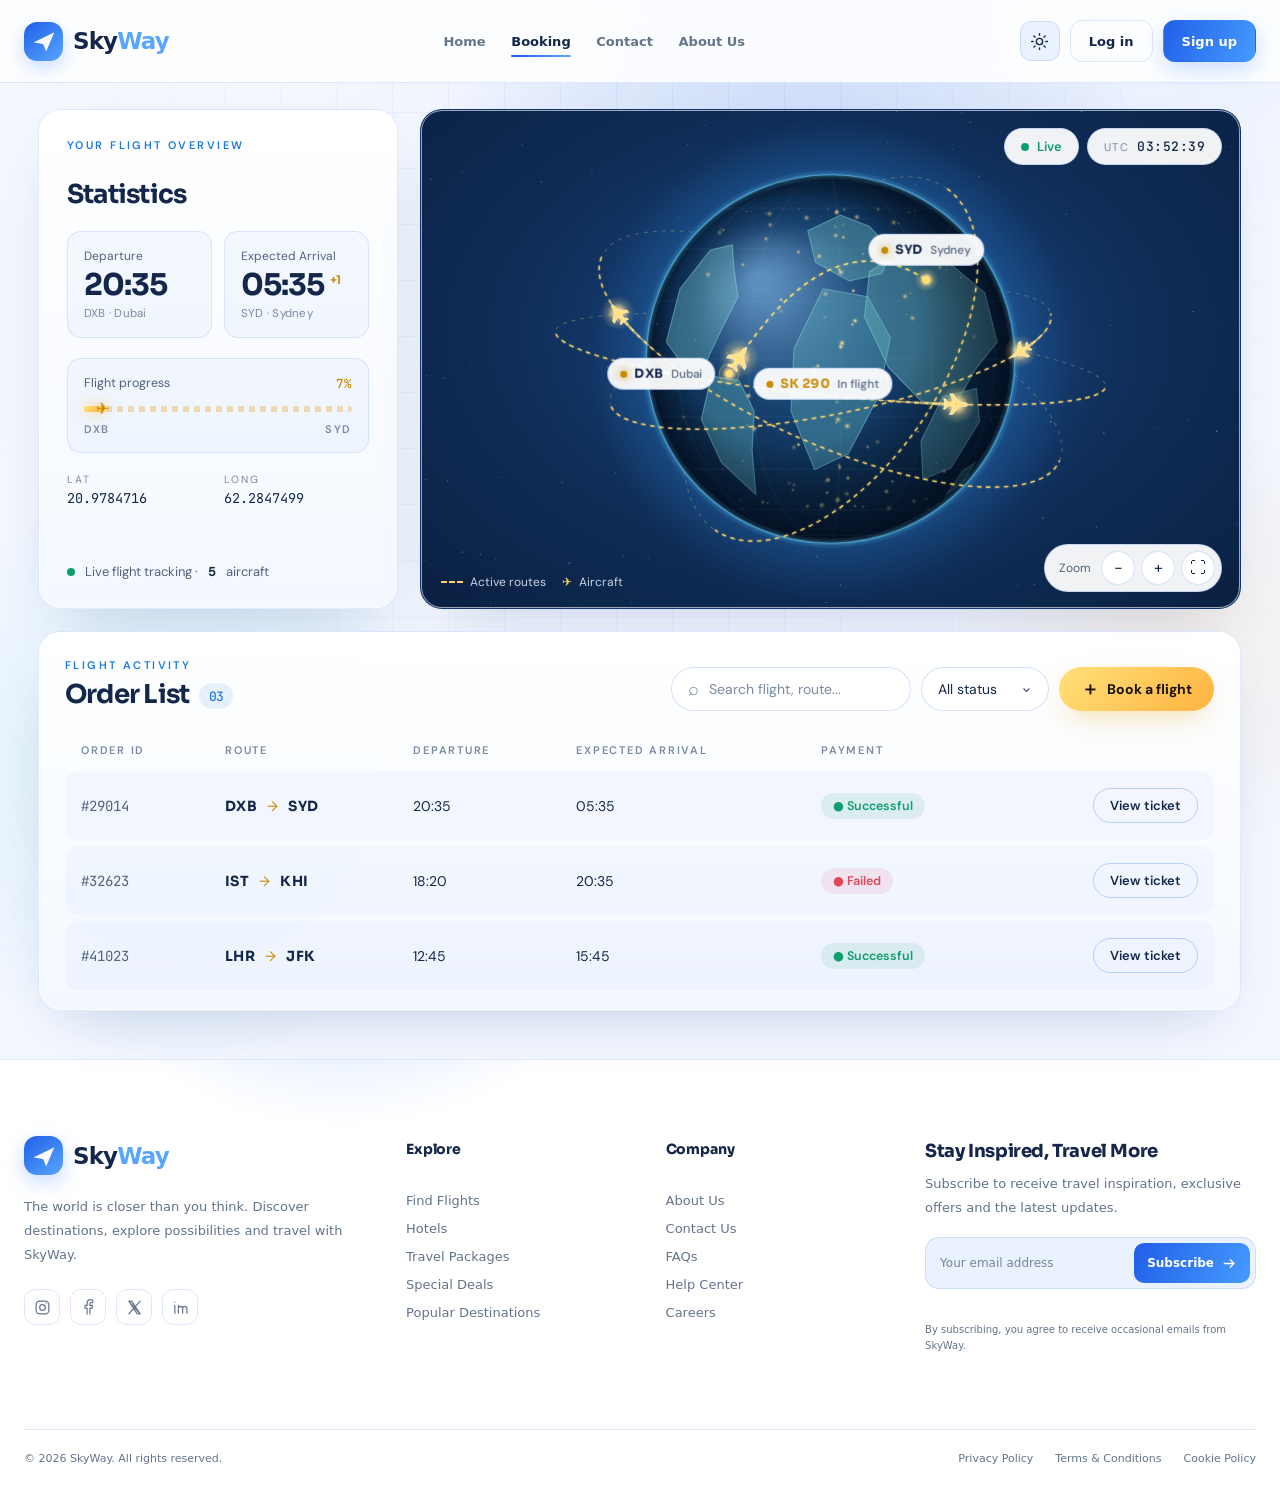
<file: booking.html>
<!DOCTYPE html>
<html lang="en">
<head>
  <meta charset="UTF-8">
  <meta name="viewport" content="width=device-width, initial-scale=1.0">
  <meta name="theme-color" content="#050c18">
  <title>SkyTrack — Flight Management</title>
  <meta name="description" content="SkyTrack flight management dashboard with a live animated globe, flight routes, bookings and digital boarding passes.">
  <link rel="preconnect" href="https://fonts.googleapis.com">
  <link rel="preconnect" href="https://fonts.gstatic.com" crossorigin>
  <link href="https://fonts.googleapis.com/css2?family=DM+Sans:opsz,wght@9..40,400;9..40,500;9..40,600;9..40,700&family=Sora:wght@400;500;600;700;800&family=JetBrains+Mono:wght@400;500&display=swap" rel="stylesheet">
  <link rel="stylesheet" href="booking.css">
</head>
<body>

    <!-- this is navbar -->

  

    <header class="sw-header" data-sw-header>
  <div class="sw-nav-shell">
    <a class="sw-brand" href="./index.html" aria-label="SkyWay home">
      <span class="sw-brand-mark" aria-hidden="true">
        <svg viewBox="0 0 40 40" fill="none">
          <path d="M5 22.2 34.8 7.5 23.1 35l-4.2-10.8L5 22.2Z" fill="currentColor" opacity=".96"/>
          <path d="m18.9 24.2 7.6-7.1" stroke="#fff" stroke-width="1.7" stroke-linecap="round"/>
        </svg>
      </span>
      <span class="sw-brand-name">Sky<span>Way</span></span>
    </a>

    <nav class="sw-primary-nav" aria-label="Main navigation">

       <a href="./index.html">Home</a>
      <a href="./booking.html">Booking</a>
      <a href="./contact.html">Contact</a>
      <a href="./about.html">About Us</a>
      
    </nav>



           


    <div class="sw-nav-actions">
      <button class="sw-theme-toggle" type="button" data-sw-theme-toggle aria-label="Switch to light theme" title="Toggle theme">
        <svg class="sw-icon-moon" viewBox="0 0 24 24" aria-hidden="true"><path d="M20.2 15.4A8.7 8.7 0 0 1 8.6 3.8 8.8 8.8 0 1 0 20.2 15.4Z"/></svg>
        <svg class="sw-icon-sun" viewBox="0 0 24 24" aria-hidden="true"><circle cx="12" cy="12" r="4"/><path d="M12 2v2m0 16v2M4.93 4.93l1.42 1.42m11.3 11.3 1.42 1.42M2 12h2m16 0h2M4.93 19.07l1.42-1.42m11.3-11.3 1.42-1.42"/></svg>
      </button>
      <a class="sw-button sw-button-quiet" href="./login.html">Log in</a>
      <a class="sw-button sw-button-primary" href="./signup.html">Sign up</a>
    </div>

    <button class="sw-menu-toggle" type="button" data-sw-menu-toggle aria-expanded="false" aria-controls="sw-mobile-menu" aria-label="Open navigation menu">
      <span></span><span></span><span></span>
    </button>
  </div>

  <nav class="sw-mobile-nav" id="sw-mobile-menu" data-sw-mobile-menu aria-label="Mobile navigation" hidden>
    <!-- <a href="./index.html">Home</a>
    <a href="./flights.html">Flights</a>
    <a href="./hotels.html">Hotels</a>
    <a href="./packages.html">Packages</a>
    <a href="./deals.html">Deals</a>
    <a href="./about.html">About Us</a> -->

     <a href="./index.html">Home</a>
      <a href="./booking.html">Booking</a>
      <a href="./contact.html">Contact</a>
      <a href="./about.html">About Us</a>
    
    <div class="sw-mobile-actions">
      <a class="sw-button sw-button-quiet" href="./login.html">Log in</a>
      <a class="sw-button sw-button-primary" href="./signup.html">Sign up</a>
    </div>
  </nav>
</header>

  <div class="bg-grid" aria-hidden="true"></div>
  <div class="ambient ambient-one" aria-hidden="true"></div>
  <div class="ambient ambient-two" aria-hidden="true"></div>
  <div class="ambient ambient-three" aria-hidden="true"></div>

  <main class="dashboard">
    <h1 class="sr-only">SkyTrack Flight Management</h1>

    <section class="overview">
      <article class="stats glass reveal" style="--d:1">
        <p class="eyebrow">YOUR FLIGHT OVERVIEW</p>
        <h2>Statistics</h2>

        <div class="stat-row">
          <div class="stat-block"><span>Departure</span><strong id="departureTime">20:35</strong><em>DXB · Dubai</em></div>
          <div class="stat-block"><span>Expected Arrival</span><strong id="arrivalTime">05:35 <small>+1</small></strong><em>SYD · Sydney</em></div>
        </div>

        <div class="progress-card">
          <div class="progress-head"><span>Flight progress</span><b id="progressValue">0%</b></div>
          <div class="progress-track"><div class="progress-fill" id="progressFill"></div><span class="progress-plane" id="progressPlane">✈</span></div>
          <div class="progress-foot"><span>DXB</span><span>SYD</span></div>
        </div>

        <div class="route-coordinates">
          <div><small>LAT</small><span id="latValue">8.8243123</span></div>
          <div><small>LONG</small><span id="longValue">92.3242321</span></div>
        </div>
        <div class="live-status"><i></i> Live flight tracking · <b id="activeFlights">5</b> aircraft</div>
      </article>

      <article class="globe-area glass reveal" style="--d:2" id="globeArea">
        <div class="globe-halo" aria-hidden="true"></div>
        <div class="globe-status">
          <span class="chip live-chip"><i></i> Live</span>
          <span class="chip clock-chip"><small>UTC</small> <b id="utcClock">--:--:--</b></span>
        </div>
        <canvas id="earthCanvas" aria-label="Animated globe with aircraft flying along yellow dotted routes"></canvas>
        <div class="map-tag tag-start" id="tagStart"><span class="tag-dot"></span> DXB <small>Dubai</small></div>
        <div class="map-tag tag-end" id="tagEnd"><span class="tag-dot"></span> SYD <small>Sydney</small></div>
        <div class="map-tag tag-mid" id="tagMid"><span class="tag-pulse"></span> SK 290 <small>In flight</small></div>
        <div class="globe-legend"><span><i class="dash"></i> Active routes</span><span><i class="plane-ico">✈</i> Aircraft</span></div>
        <div class="map-controls">
          <span>Zoom</span>
          <button id="zoomOut" aria-label="Zoom out">−</button>
          <button id="zoomIn" aria-label="Zoom in">+</button>
          <button id="resetGlobe" aria-label="Reset view">⛶</button>
        </div>
      </article>
    </section>

    <section class="orders-section glass reveal" style="--d:3">
      <div class="section-heading">
        <div><p class="eyebrow">FLIGHT ACTIVITY</p><h2>Order List <span class="count" id="orderCount">03</span></h2></div>
        <div class="table-tools">
          <label class="search-box"><span>⌕</span><input id="searchInput" type="search" placeholder="Search flight, route..."></label>
          <div class="select-wrap">
            <select id="statusFilter" aria-label="Filter by payment"><option value="all">All status</option><option value="Successful">Successful</option><option value="Failed">Failed</option></select>
          </div>
          <button class="floating-book" id="openBooking"><span>＋</span> Book a flight</button>
        </div>
      </div>
      <div class="table-wrap">
        <table>
          <thead><tr><th>Order ID</th><th>Route</th><th>Departure</th><th>Expected Arrival</th><th>Payment</th><th></th></tr></thead>
          <tbody id="orderRows">
            <tr data-status="Successful"><td>#29014</td><td><b>DXB</b><span class="route-arrow">→</span><b>SYD</b></td><td>20:35</td><td>05:35</td><td><span class="payment success">● Successful</span></td><td><button class="view-ticket" data-order="29014">View ticket</button></td></tr>
            <tr data-status="Failed"><td>#32623</td><td><b>IST</b><span class="route-arrow">→</span><b>KHI</b></td><td>18:20</td><td>20:35</td><td><span class="payment failed">● Failed</span></td><td><button class="view-ticket" data-order="32623">View ticket</button></td></tr>
            <tr data-status="Successful"><td>#41023</td><td><b>LHR</b><span class="route-arrow">→</span><b>JFK</b></td><td>12:45</td><td>15:45</td><td><span class="payment success">● Successful</span></td><td><button class="view-ticket" data-order="41023">View ticket</button></td></tr>
          </tbody>
        </table>
        <div class="empty-state" id="emptyState" hidden>No matching flights found.</div>
      </div>
    </section>
  </main>

  <div class="modal-backdrop" id="bookingModal" aria-hidden="true">
    <section class="modal booking-modal" role="dialog" aria-modal="true" aria-labelledby="bookingTitle">
      <button class="modal-close" data-close aria-label="Close">×</button>
      <div class="modal-kicker">YOUR NEXT JOURNEY</div><h2 id="bookingTitle">Book your flight</h2>
      <p class="modal-subtitle">Choose your route and travel in comfort.</p>
      <form id="bookingForm">
        <div class="form-grid">
          <label>From <select id="fromCity"><option value="Dubai (DXB)">Dubai (DXB)</option><option value="London (LHR)">London (LHR)</option><option value="Istanbul (IST)">Istanbul (IST)</option><option value="Amsterdam (AMS)">Amsterdam (AMS)</option><option value="New York (JFK)">New York (JFK)</option></select></label>
          <label>To <select id="toCity"><option value="Sydney (SYD)">Sydney (SYD)</option><option value="New York (JFK)">New York (JFK)</option><option value="Dubai (DXB)">Dubai (DXB)</option><option value="Tokyo (HND)">Tokyo (HND)</option><option value="London (LHR)">London (LHR)</option></select></label>
          <label>Departure date <input id="travelDate" type="date" required></label>
          <label>Passengers <select id="passengers"><option>1 Passenger</option><option>2 Passengers</option><option>3 Passengers</option><option>4 Passengers</option></select></label>
        </div>
        <div class="class-label">Choose your travel class</div>
        <div class="class-options">
          <label class="class-card"><input type="radio" name="travelClass" value="Economy" checked><span class="class-icon">✈</span><b>Economy</b><small>From $480</small></label>
          <label class="class-card"><input type="radio" name="travelClass" value="Business"><span class="class-icon">✧</span><b>Business</b><small>From $1,250</small></label>
          <label class="class-card"><input type="radio" name="travelClass" value="First Class"><span class="class-icon">♛</span><b>First Class</b><small>From $2,890</small></label>
          <label class="class-card vip-card"><input type="radio" name="travelClass" value="VIP"><span class="class-icon">♕</span><b>VIP</b><small>From $4,500</small></label>
        </div>
        <div class="price-preview"><div><span>Estimated total</span><strong id="pricePreview">$480.00</strong></div><small>Taxes and airport fees included</small></div>
        <button class="primary-button" type="submit">Continue to booking <span>→</span></button>
      </form>
    </section>
  </div>

  <div class="modal-backdrop" id="ticketModal" aria-hidden="true">
    <section class="modal ticket-modal" role="dialog" aria-modal="true" aria-labelledby="ticketTitle">
      <button class="modal-close" data-close aria-label="Close">×</button>
      <div class="ticket-top"><div class="ticket-brand">✦ SKYTRACK</div><span class="ticket-status">CONFIRMED</span></div>
      <p class="modal-kicker">YOUR DIGITAL BOARDING PASS</p><h2 id="ticketTitle">Your ticket is ready!</h2>
      <div class="ticket-class" id="ticketClass">BUSINESS CLASS</div>
      <div class="ticket-route"><div><small>FROM</small><strong id="ticketFrom">DXB</strong><span id="ticketFromName">Dubai</span></div><div class="plane-between">✈<i></i></div><div><small>TO</small><strong id="ticketTo">SYD</strong><span id="ticketToName">Sydney</span></div></div>
      <div class="ticket-details"><div><small>DEPARTURE</small><b id="ticketDeparture">20:35</b></div><div><small>ARRIVAL</small><b id="ticketArrival">05:35 +1</b></div><div><small>DATE</small><b id="ticketDate">—</b></div><div><small>PASSENGERS</small><b id="ticketPassengers">1</b></div><div><small>GATE</small><b id="ticketGate">A12</b></div><div><small>TOTAL PAID</small><b id="ticketPrice">$1,250</b></div></div>
      <div class="barcode" aria-hidden="true"></div>
      <button class="primary-button board-button" id="boardFlight">✈ Board flight & watch takeoff</button>
    </section>
  </div>

  <div class="takeoff-toast" id="takeoffToast"><span class="toast-plane">✈</span><div><b>Boarding complete!</b><small>Your aircraft is taking off around the globe.</small></div><button id="dismissToast" aria-label="Dismiss">×</button></div>



<!-- this is footer -->
<footer>
  <footer class="sw-footer">
  <div class="sw-footer-glow" aria-hidden="true"></div>
  <div class="sw-footer-inner">
    <div class="sw-footer-grid">
      <section class="sw-footer-brand">
        <a class="sw-brand" href="./index.html" aria-label="SkyWay home">
          <span class="sw-brand-mark" aria-hidden="true">
            <svg viewBox="0 0 40 40" fill="none"><path d="M5 22.2 34.8 7.5 23.1 35l-4.2-10.8L5 22.2Z" fill="currentColor" opacity=".96"/><path d="m18.9 24.2 7.6-7.1" stroke="#fff" stroke-width="1.7" stroke-linecap="round"/></svg>
          </span>
          <span class="sw-brand-name">Sky<span>Way</span></span>
        </a>
        <p class="sw-footer-description">The world is closer than you think. Discover destinations, explore possibilities and travel with SkyWay.</p>
        <div class="sw-socials" aria-label="Social media">
          <a href="https://www.instagram.com/" aria-label="Instagram" target="_blank" rel="noopener noreferrer"><svg viewBox="0 0 24 24" aria-hidden="true"><rect x="3" y="3" width="18" height="18" rx="5"/><circle cx="12" cy="12" r="4"/><path d="M17.5 6.5h.01"/></svg></a>
          <a href="https://www.facebook.com/" aria-label="Facebook" target="_blank" rel="noopener noreferrer"><svg viewBox="0 0 24 24" aria-hidden="true"><path d="M14 21v-8h3l.5-4H14V7c0-1.2.4-2 2-2h2V1.4C17.3 1.2 16.2 1 15 1c-3.1 0-5 1.9-5 5.4V9H7v4h3v8"/></svg></a>
          <a href="https://x.com/" aria-label="X" target="_blank" rel="noopener noreferrer"><svg viewBox="0 0 24 24" aria-hidden="true"><path d="m4 3 16 18M20 3 4 21M4 3h4l12 18h-4L4 3Z"/></svg></a>
          <a href="https://www.linkedin.com/" aria-label="LinkedIn" target="_blank" rel="noopener noreferrer"><svg viewBox="0 0 24 24" aria-hidden="true"><path d="M4 9v11M4 4.5v.1M9 20v-6.2c0-2.1 1.2-3.3 3-3.3s3 1.2 3 3.3V20m0-6.2c0-2.1 1.2-3.3 3-3.3s3 1.2 3 3.3V20M9 9v11"/></svg></a>
        </div>
      </section>

      <nav class="sw-footer-links" aria-label="Explore">
        <h2>Explore</h2>
        <a href="./flights.html">Find Flights</a>
        <a href="./hotels.html">Hotels</a>
        <a href="./packages.html">Travel Packages</a>
        <a href="./deals.html">Special Deals</a>
        <a href="./destinations.html">Popular Destinations</a>
      </nav>

      <nav class="sw-footer-links" aria-label="Company">
        <h2>Company</h2>
        <a href="./about.html">About Us</a>
        <a href="./contact.html">Contact Us</a>
        <a href="./faqs.html">FAQs</a>
        <a href="./help.html">Help Center</a>
        <a href="./careers.html">Careers</a>
      </nav>

      <section class="sw-newsletter">
        <h2>Stay Inspired, Travel More</h2>
        <p>Subscribe to receive travel inspiration, exclusive offers and the latest updates.</p>
        <form class="sw-newsletter-form" data-sw-newsletter novalidate>
          <label class="sw-sr-only" for="sw-newsletter-email">Email address</label>
          <div class="sw-newsletter-control">
            <input id="sw-newsletter-email" name="email" type="email" autocomplete="email" placeholder="Your email address" required aria-describedby="sw-newsletter-message">
            <button type="submit" aria-label="Subscribe to newsletter">
              <span>Subscribe</span>
              <svg viewBox="0 0 20 20" aria-hidden="true"><path d="M3 10h13m-5-5 5 5-5 5"/></svg>
            </button>
          </div>
          <p class="sw-form-message" id="sw-newsletter-message" data-sw-newsletter-message role="status" aria-live="polite"></p>
        </form>
        <p class="sw-newsletter-note">By subscribing, you agree to receive occasional emails from SkyWay.</p>
      </section>
    </div>

    <div class="sw-footer-bottom">
      <p>© <span data-sw-year></span> SkyWay. All rights reserved.</p>
      <nav aria-label="Legal">
        <a href="./privacy.html">Privacy Policy</a>
        <a href="./terms.html">Terms &amp; Conditions</a>
        <a href="./cookies.html">Cookie Policy</a>
      </nav>
    </div>
  </div>
</footer>
</footer>
  <script src="booking.js"></script>
</body>
</html>
</file>
<file: booking.css>
/* SkyWay shared navigation and footer */
:root {
  color-scheme: dark;
  --sw-bg: #050B18;
  --sw-surface: #0B1426;
  --sw-card: #101D33;
  --sw-primary: #2878FF;
  --sw-accent: #58B4FF;
  --sw-text: #F5F8FF;
  --sw-muted: #94A3B8;
  --sw-border: rgba(148, 163, 184, .16);
  --sw-glass: rgba(11, 20, 38, .82);
  --sw-shadow: 0 18px 55px rgba(0, 0, 0, .22);
  --sw-radius: 16px;
  --sw-transition: 220ms ease;
}
:root[data-theme="light"] {
  color-scheme: light;
  --sw-bg: #F3F7FF;
  --sw-surface: #FFFFFF;
  --sw-card: #EAF1FF;
  --sw-primary: #205FE8;
  --sw-accent: #58A6FF;
  --sw-text: #14264A;
  --sw-muted: #64748B;
  --sw-border: rgba(32, 95, 232, .14);
  --sw-glass: rgba(255, 255, 255, .88);
  --sw-shadow: 0 18px 50px rgba(34, 67, 130, .10);
}
* { box-sizing: border-box; }
.sw-header, .sw-footer { color: var(--sw-text); font-family: Inter, ui-sans-serif, system-ui, -apple-system, BlinkMacSystemFont, "Segoe UI", sans-serif; }
.sw-header a, .sw-footer a { color: inherit; text-decoration: none; }
.sw-header button, .sw-footer button, .sw-footer input { font: inherit; }
.sw-header { position: sticky; top: 0; z-index: 1000; background: var(--sw-glass); border-bottom: 1px solid var(--sw-border); backdrop-filter: blur(18px); -webkit-backdrop-filter: blur(18px); transition: box-shadow var(--sw-transition), background var(--sw-transition); }
.sw-header.is-scrolled { box-shadow: var(--sw-shadow); }
.sw-nav-shell { width: min(1240px, calc(100% - 48px)); min-height: 82px; margin: 0 auto; display: flex; align-items: center; justify-content: space-between; gap: 28px; }
.sw-brand { display: inline-flex; align-items: center; gap: 10px; flex: 0 0 auto; }
.sw-brand-mark { width: 39px; height: 39px; display: grid; place-items: center; border-radius: 13px; color: white; background: linear-gradient(140deg, var(--sw-primary), var(--sw-accent)); box-shadow: 0 7px 20px rgba(40, 120, 255, .25); }
.sw-brand-mark svg { width: 28px; height: 28px; }
.sw-brand-name { color: var(--sw-text); font-size: 23px; font-weight: 750; letter-spacing: -.9px; }
.sw-brand-name span { color: var(--sw-accent); }
.sw-primary-nav { display: flex; align-items: center; justify-content: center; gap: clamp(15px, 2vw, 29px); }
.sw-primary-nav a, .sw-mobile-nav > a { position: relative; padding: 10px 0; color: var(--sw-muted); font-size: 13px; font-weight: 600; transition: color var(--sw-transition); }
.sw-primary-nav a::after { content: ""; position: absolute; left: 0; right: 100%; bottom: 2px; height: 2px; border-radius: 2px; background: linear-gradient(90deg, var(--sw-primary), var(--sw-accent)); transition: right var(--sw-transition); }
.sw-primary-nav a:hover, .sw-primary-nav a:focus-visible, .sw-primary-nav a[aria-current="page"], .sw-mobile-nav > a:hover, .sw-mobile-nav > a[aria-current="page"] { color: var(--sw-text); }
.sw-primary-nav a:hover::after, .sw-primary-nav a:focus-visible::after, .sw-primary-nav a[aria-current="page"]::after { right: 0; }
.sw-nav-actions { display: flex; align-items: center; gap: 10px; }
.sw-button { min-height: 42px; display: inline-flex; align-items: center; justify-content: center; padding: 0 18px; border: 1px solid transparent; border-radius: 12px; font-size: 13px; font-weight: 700; transition: transform var(--sw-transition), box-shadow var(--sw-transition), border-color var(--sw-transition), background var(--sw-transition); }
.sw-button:hover { transform: translateY(-2px); }
.sw-button-quiet { color: var(--sw-text) !important; border-color: var(--sw-border); background: transparent; }
.sw-button-quiet:hover { border-color: var(--sw-accent); background: var(--sw-card); }
.sw-button-primary { color: #fff !important; background: linear-gradient(115deg, var(--sw-primary), #469BFF); box-shadow: 0 8px 22px rgba(40, 120, 255, .23); }
.sw-button-primary:hover { box-shadow: 0 12px 28px rgba(40, 120, 255, .34); }
.sw-theme-toggle, .sw-menu-toggle { display: inline-grid; place-items: center; width: 40px; height: 40px; padding: 0; color: var(--sw-text); border: 1px solid var(--sw-border); border-radius: 12px; background: var(--sw-card); cursor: pointer; transition: border-color var(--sw-transition), transform var(--sw-transition), background var(--sw-transition); }
.sw-theme-toggle:hover, .sw-menu-toggle:hover { transform: translateY(-1px); border-color: var(--sw-accent); }
.sw-theme-toggle svg { width: 19px; height: 19px; fill: none; stroke: currentColor; stroke-width: 1.7; stroke-linecap: round; stroke-linejoin: round; }
:root[data-theme="dark"] .sw-icon-sun, :root:not([data-theme]) .sw-icon-sun { display: none; }
:root[data-theme="light"] .sw-icon-moon { display: none; }
.sw-menu-toggle { display: none; gap: 4px; align-content: center; }
.sw-menu-toggle span { width: 17px; height: 2px; border-radius: 3px; background: currentColor; transition: transform var(--sw-transition), opacity var(--sw-transition); }
.sw-menu-toggle[aria-expanded="true"] span:first-child { transform: translateY(6px) rotate(45deg); }
.sw-menu-toggle[aria-expanded="true"] span:nth-child(2) { opacity: 0; }
.sw-menu-toggle[aria-expanded="true"] span:last-child { transform: translateY(-6px) rotate(-45deg); }
.sw-mobile-nav { width: min(1240px, calc(100% - 32px)); margin: 0 auto; padding: 8px 0 20px; border-top: 1px solid var(--sw-border); }
.sw-mobile-nav[hidden] { display: none; }
.sw-mobile-nav > a { display: block; padding: 12px 4px; border-bottom: 1px solid var(--sw-border); }
.sw-mobile-actions { display: flex; gap: 10px; padding-top: 16px; }
.sw-mobile-actions .sw-button { flex: 1; }

/* Footer */
.sw-footer { position: relative; overflow: hidden; background: var(--sw-surface); border-top: 1px solid var(--sw-border); }
.sw-footer-glow { position: absolute; width: 480px; height: 300px; top: -230px; left: 8%; pointer-events: none; background: radial-gradient(ellipse, rgba(40, 120, 255, .17), transparent 70%); }
.sw-footer-inner { position: relative; width: min(1240px, calc(100% - 48px)); margin: 0 auto; padding: 76px 0 24px; }
.sw-footer-grid { display: grid; grid-template-columns: 1.35fr .85fr .85fr 1.35fr; gap: clamp(28px, 4vw, 62px); padding-bottom: 58px; }
.sw-footer-description, .sw-newsletter > p { max-width: 330px; color: var(--sw-muted); font-size: 13px; line-height: 1.85; }
.sw-footer-description { margin: 20px 0 22px; }
.sw-socials { display: flex; gap: 10px; }
.sw-socials a { width: 36px; height: 36px; display: grid; place-items: center; color: var(--sw-muted); border: 1px solid var(--sw-border); border-radius: 11px; transition: color var(--sw-transition), background var(--sw-transition), border-color var(--sw-transition), transform var(--sw-transition); }
.sw-socials a:hover { color: white; border-color: var(--sw-primary); background: var(--sw-primary); transform: translateY(-3px); }
.sw-socials svg { width: 17px; height: 17px; fill: none; stroke: currentColor; stroke-width: 1.7; stroke-linecap: round; stroke-linejoin: round; }
.sw-footer-links h2, .sw-newsletter h2 { margin: 4px 0 22px; color: var(--sw-text); font-size: 14px; font-weight: 750; letter-spacing: -.15px; }
.sw-footer-links { display: flex; flex-direction: column; align-items: flex-start; gap: 13px; }
.sw-footer-links a { color: var(--sw-muted); font-size: 13px; transition: color var(--sw-transition), transform var(--sw-transition); }
.sw-footer-links a:hover { color: var(--sw-accent); transform: translateX(3px); }
.sw-newsletter h2 { margin-bottom: 10px; font-size: 18px; letter-spacing: -.4px; }
.sw-newsletter > p { margin: 0 0 17px; }
.sw-newsletter-control { display: flex; gap: 7px; padding: 5px; border: 1px solid var(--sw-border); border-radius: 14px; background: var(--sw-card); transition: border-color var(--sw-transition), box-shadow var(--sw-transition); }
.sw-newsletter-control:focus-within { border-color: var(--sw-primary); box-shadow: 0 0 0 3px rgba(40, 120, 255, .12); }
.sw-newsletter-control input { width: 100%; min-width: 0; padding: 0 9px; color: var(--sw-text); border: 0; outline: 0; background: transparent; font-size: 12px; }
.sw-newsletter-control input::placeholder { color: var(--sw-muted); opacity: .85; }
.sw-newsletter-control button { min-height: 40px; display: inline-flex; flex: 0 0 auto; align-items: center; gap: 8px; padding: 0 13px; color: #fff; border: 0; border-radius: 10px; background: linear-gradient(115deg, var(--sw-primary), #469BFF); cursor: pointer; font-size: 12px; font-weight: 700; transition: filter var(--sw-transition), transform var(--sw-transition); }
.sw-newsletter-control button:hover { filter: brightness(1.08); transform: translateY(-1px); }
.sw-newsletter-control button svg { width: 15px; height: 15px; fill: none; stroke: currentColor; stroke-width: 1.7; stroke-linecap: round; stroke-linejoin: round; }
.sw-form-message { min-height: 18px; margin: 8px 2px 0 !important; font-size: 12px !important; }
.sw-form-message.is-success { color: #22C58B; }
.sw-form-message.is-error { color: #F87171; }
.sw-newsletter .sw-newsletter-note { margin-top: 7px; font-size: 10px; line-height: 1.6; }
.sw-footer-bottom { display: flex; align-items: center; justify-content: space-between; gap: 20px; padding-top: 22px; border-top: 1px solid var(--sw-border); }
.sw-footer-bottom p, .sw-footer-bottom a { margin: 0; color: var(--sw-muted); font-size: 11px; }
.sw-footer-bottom nav { display: flex; flex-wrap: wrap; gap: 22px; }
.sw-footer-bottom a:hover { color: var(--sw-accent); }
.sw-sr-only { position: absolute; width: 1px; height: 1px; padding: 0; margin: -1px; overflow: hidden; clip: rect(0,0,0,0); white-space: nowrap; border: 0; }

.sw-header a:focus-visible, .sw-footer a:focus-visible, .sw-header button:focus-visible, .sw-footer button:focus-visible, .sw-footer input:focus-visible { outline: 3px solid var(--sw-accent); outline-offset: 3px; }
@media (max-width: 1050px) {
  .sw-nav-shell { gap: 18px; }
  .sw-primary-nav { gap: 15px; }
  .sw-primary-nav a { font-size: 12px; }
  .sw-nav-actions { gap: 7px; }
  .sw-footer-grid { grid-template-columns: 1.2fr 1fr 1fr; }
  .sw-newsletter { grid-column: 1 / -1; max-width: 560px; }
}
@media (max-width: 780px) {
  .sw-nav-shell { width: min(100% - 32px, 1240px); min-height: 72px; }
  .sw-primary-nav, .sw-nav-actions > .sw-button { display: none; }
  .sw-nav-actions { margin-left: auto; }
  .sw-menu-toggle { display: inline-grid; }
  .sw-footer-inner { width: min(100% - 36px, 1240px); padding-top: 56px; }
  .sw-footer-grid { grid-template-columns: repeat(2, minmax(0, 1fr)); gap: 38px 28px; padding-bottom: 40px; }
  .sw-footer-brand, .sw-newsletter { grid-column: 1 / -1; }
  .sw-footer-description { max-width: 440px; }
}
@media (max-width: 480px) {
  .sw-nav-shell { width: calc(100% - 28px); min-height: 68px; gap: 10px; }
  .sw-brand-mark { width: 35px; height: 35px; border-radius: 11px; }
  .sw-brand-name { font-size: 21px; }
  .sw-theme-toggle, .sw-menu-toggle { width: 37px; height: 37px; }
  .sw-footer-inner { width: calc(100% - 36px); padding-top: 46px; }
  .sw-footer-grid { gap: 32px 18px; }
  .sw-footer-links h2 { margin-bottom: 15px; }
  .sw-newsletter-control { flex-wrap: wrap; }
  .sw-newsletter-control input { min-height: 39px; }
  .sw-newsletter-control button { width: 100%; justify-content: center; }
  .sw-footer-bottom { align-items: flex-start; flex-direction: column; gap: 14px; }
  .sw-footer-bottom nav { gap: 12px 18px; }
}
@media (prefers-reduced-motion: reduce) {
  *, *::before, *::after { scroll-behavior: auto !important; transition-duration: .01ms !important; animation-duration: .01ms !important; animation-iteration-count: 1 !important; }
}

/* ==========================================================================
   SkyTrack — Flight Management · modern glass dashboard
   ========================================================================== */
:root {
  --bg: #050c18;
  --bg-2: #081428;
  --panel: rgba(16, 34, 62, .42);
  --panel-strong: rgba(14, 30, 56, .78);
  --line: rgba(130, 190, 255, .12);
  --line-strong: rgba(130, 200, 255, .26);
  --text: #eaf3ff;
  --st-muted: #8ea6c4;
  --dim: #5b7495;
  --cyan: #5cd6ff;
  --cyan-2: #2f8cff;
  --gold: #ffd560;
  --gold-2: #ffb340;
  --green: #3ee6a4;
  --red: #ff6b81;
  --st-radius: 22px;
  --st-radius-sm: 14px;
  --shadow: 0 30px 80px -30px rgba(0, 0, 0, .7), 0 0 0 1px rgba(255, 255, 255, .02) inset;
  --glow-cyan: 0 0 0 1px rgba(92, 214, 255, .35), 0 12px 40px -10px rgba(92, 214, 255, .45);
  --glow-gold: 0 10px 40px -8px rgba(255, 196, 64, .55);
  --grad-gold: linear-gradient(135deg, #ffe17a 0%, #ffb340 100%);
  --grad-cyan: linear-gradient(135deg, #6fe0ff 0%, #2f8cff 100%);
  --ease: cubic-bezier(.22, 1, .36, 1);
  --font-head: "Sora", system-ui, sans-serif;
  --font-body: "DM Sans", system-ui, sans-serif;
  --font-mono: "JetBrains Mono", ui-monospace, monospace;
}

*, *::before, *::after { box-sizing: border-box; }
html { -webkit-font-smoothing: antialiased; scroll-behavior: smooth; overscroll-behavior-y: none; }
body {
  margin: 0;
  min-height: 100vh;
  font-family: var(--font-body);
  color: var(--text);
  background:
    radial-gradient(1200px 700px at 70% -10%, rgba(47, 140, 255, .18), transparent 60%),
    radial-gradient(900px 600px at -10% 110%, rgba(255, 179, 64, .08), transparent 60%),
    var(--bg);
  overflow-x: hidden;
}
button, input, select { font: inherit; color: inherit; }
button { cursor: pointer; }
::selection { background: rgba(92, 214, 255, .35); }
::-webkit-scrollbar { width: 10px; height: 10px; }
::-webkit-scrollbar-thumb { background: rgba(130, 190, 255, .18); border-radius: 10px; border: 2px solid transparent; background-clip: padding-box; }
:focus-visible { outline: 2px solid var(--cyan); outline-offset: 3px; border-radius: 10px; }

/* ---------- Ambient background ---------- */
.bg-grid {
  position: fixed; inset: 0; pointer-events: none; z-index: 0;
  background-image:
    linear-gradient(rgba(130, 190, 255, .045) 1px, transparent 1px),
    linear-gradient(90deg, rgba(130, 190, 255, .045) 1px, transparent 1px);
  background-size: 56px 56px;
  transform: translateZ(0); will-change: transform; contain: strict;
  mask-image: radial-gradient(ellipse at 50% 30%, #000 20%, transparent 75%);
}
@keyframes gridDrift { to { background-position: 56px 56px, 56px 56px; } }
.ambient { position: fixed; border-radius: 50%; pointer-events: none; z-index: 0; opacity: .55; will-change: transform; transform: translateZ(0); contain: strict; }
.ambient-one { width: 760px; height: 760px; background: radial-gradient(circle, #1d5fd1 0%, transparent 68%); top: -160px; right: 8%; animation: float1 18s var(--ease) infinite alternate; }
.ambient-two { width: 620px; height: 620px; background: radial-gradient(circle, #0fb3c9 0%, transparent 68%); bottom: -180px; left: -120px; opacity: .3; animation: float2 22s var(--ease) infinite alternate; }
.ambient-three { width: 460px; height: 460px; background: radial-gradient(circle, #ff9f2e 0%, transparent 68%); top: 45%; right: -120px; opacity: .14; animation: float1 26s var(--ease) infinite alternate-reverse; }
@keyframes float1 { to { transform: translate(-80px, 60px) scale(1.12); } }
@keyframes float2 { to { transform: translate(90px, -50px) scale(1.08); } }

/* ---------- Layout ---------- */
.dashboard {
  position: relative; z-index: 1;
  max-width: 1440px; margin: 0 auto;
  padding: 26px clamp(16px, 3vw, 40px) 48px;
  display: flex; flex-direction: column; gap: 22px;
}

/* Reveal on load */
.reveal { opacity: 0; transform: translateY(24px) scale(.985); animation: reveal .9s var(--ease) forwards; animation-delay: calc(var(--d, 0) * 110ms + 80ms); }
@keyframes reveal { to { opacity: 1; transform: none; } }

/* Glass panels with mouse spotlight */
.glass {
  position: relative;
  background: linear-gradient(180deg, rgba(20, 40, 72, .86), rgba(9, 20, 39, .9));
  border: 1px solid var(--line);
  border-radius: var(--st-radius);
  box-shadow: var(--shadow);
  transition: border-color .5s var(--ease), box-shadow .5s var(--ease), transform .5s var(--ease);
  isolation: isolate;
}
.glass::before {
  content: ""; position: absolute; inset: 0; border-radius: inherit; pointer-events: none; z-index: -1;
  background: radial-gradient(420px circle at var(--mx, 50%) var(--my, 50%), rgba(92, 214, 255, .10), transparent 45%);
  opacity: 0; transition: opacity .4s var(--ease);
}
.glass::after {
  content: ""; position: absolute; inset: -1px; border-radius: inherit; pointer-events: none; padding: 1px;
  background: radial-gradient(300px circle at var(--mx, 50%) var(--my, 50%), rgba(92, 214, 255, .55), transparent 50%);
  -webkit-mask: linear-gradient(#000 0 0) content-box, linear-gradient(#000 0 0);
  -webkit-mask-composite: xor; mask-composite: exclude;
  opacity: 0; transition: opacity .4s var(--ease);
}
.glass:hover { border-color: var(--line-strong); }
.glass:hover::before, .glass:hover::after { opacity: 1; }

/* ---------- Live clock (inside the globe panel) ---------- */
.sr-only { position: absolute; width: 1px; height: 1px; padding: 0; margin: -1px; overflow: hidden; clip: rect(0 0 0 0); white-space: nowrap; border: 0; }
.globe-status { position: absolute; top: 18px; right: 18px; z-index: 4; display: flex; gap: 8px; }
.globe-status .chip { background: rgba(8, 20, 40, .88); }
.chip {
  display: inline-flex; align-items: center; gap: 8px;
  padding: 9px 16px; border-radius: 999px;
  background: rgba(255, 255, 255, .04); border: 1px solid var(--line);
  font-size: 13px; color: var(--st-muted);
  transition: border-color .3s, background .3s, transform .3s var(--ease);
}
.chip:hover { border-color: var(--line-strong); background: rgba(255, 255, 255, .07); transform: translateY(-1px); }
.chip b { font-family: var(--font-mono); font-weight: 500; color: var(--text); letter-spacing: .04em; }
.chip small { font-size: 11px; letter-spacing: .12em; color: var(--dim); }
.live-chip { color: var(--green); font-weight: 600; }
.live-chip i { width: 8px; height: 8px; border-radius: 50%; background: var(--green); box-shadow: 0 0 0 0 rgba(62, 230, 164, .6); animation: ping 1.8s infinite; }
@keyframes ping { 0% { box-shadow: 0 0 0 0 rgba(62, 230, 164, .55); } 80%, 100% { box-shadow: 0 0 0 9px rgba(62, 230, 164, 0); } }

/* ---------- Typography helpers ---------- */
.eyebrow { margin: 0 0 6px; font-size: 11px; font-weight: 600; letter-spacing: .22em; color: var(--cyan); }
h2 { margin: 0; font-family: var(--font-head); font-weight: 700; font-size: 26px; letter-spacing: -.03em; }

/* ---------- Overview ---------- */
.overview { display: grid; grid-template-columns: minmax(300px, 360px) 1fr; gap: 22px; }

.stats { padding: 28px; display: flex; flex-direction: column; gap: 20px; }
.stat-row { display: grid; grid-template-columns: 1fr 1fr; gap: 12px; }
.stat-block {
  padding: 16px; border-radius: var(--st-radius-sm);
  background: rgba(255, 255, 255, .03); border: 1px solid var(--line);
  display: flex; flex-direction: column; gap: 6px;
  transition: transform .45s var(--ease), border-color .3s, background .3s;
}
.stat-block:hover { transform: translateY(-4px); border-color: rgba(255, 213, 96, .35); background: rgba(255, 213, 96, .05); }
.stat-block span { font-size: 12px; color: var(--st-muted); }
.stat-block strong { font-family: var(--font-head); font-size: 30px; font-weight: 700; letter-spacing: -.03em; line-height: 1; }
.stat-block strong small { font-size: 12px; color: var(--gold); font-weight: 600; vertical-align: super; }
.stat-block em { font-style: normal; font-size: 11.5px; color: var(--dim); letter-spacing: .02em; }

.progress-card { padding: 16px; border-radius: var(--st-radius-sm); background: rgba(255, 255, 255, .03); border: 1px solid var(--line); }
.progress-head { display: flex; justify-content: space-between; font-size: 12.5px; color: var(--st-muted); margin-bottom: 14px; }
.progress-head b { color: var(--gold); font-family: var(--font-mono); font-weight: 500; }
.progress-track { position: relative; height: 6px; border-radius: 6px; background: repeating-linear-gradient(90deg, rgba(255, 213, 96, .25) 0 6px, transparent 6px 11px); }
.progress-fill { position: absolute; inset: 0 auto 0 0; width: 0%; border-radius: inherit; background: var(--grad-gold); box-shadow: 0 0 14px rgba(255, 196, 64, .7); }
.progress-plane { position: absolute; top: 50%; left: 0%; transform: translate(-50%, -54%); color: var(--gold); font-size: 16px; text-shadow: 0 0 12px rgba(255, 213, 96, .9); }
.progress-foot { display: flex; justify-content: space-between; margin-top: 10px; font-size: 11px; font-weight: 600; letter-spacing: .14em; color: var(--dim); }

.route-coordinates { display: grid; grid-template-columns: 1fr 1fr; gap: 12px; }
.route-coordinates div { display: flex; flex-direction: column; gap: 3px; }
.route-coordinates small { font-size: 10.5px; letter-spacing: .2em; color: var(--dim); }
.route-coordinates span { font-family: var(--font-mono); font-size: 13.5px; color: var(--text); }
.live-status { display: flex; align-items: center; gap: 10px; margin-top: auto; font-size: 13px; color: var(--st-muted); }
.live-status b { color: var(--text); }
.live-status i { width: 8px; height: 8px; border-radius: 50%; background: var(--green); animation: ping 1.8s infinite; }

/* ---------- Globe ---------- */
.globe-area { min-height: 500px; overflow: hidden; contain: layout paint; }
.globe-area canvas { transform: translateZ(0); }
.globe-area canvas { position: absolute; inset: 0; width: 100%; height: 100%; display: block; }
.globe-halo {
  position: absolute; left: 52%; top: 53%; width: 70%; aspect-ratio: 1; transform: translate(-50%, -50%);
  border-radius: 50%; pointer-events: none;
  background: radial-gradient(circle, rgba(47, 140, 255, .22), transparent 62%);
  animation: breathe 6s ease-in-out infinite;
}
@keyframes breathe { 50% { opacity: .6; transform: translate(-50%, -50%) scale(1.06); } }

.map-tag {
  position: absolute; left: 0; top: 0; z-index: 3;
  display: inline-flex; align-items: center; gap: 7px;
  padding: 7px 12px; border-radius: 999px;
  background: rgba(8, 20, 40, .9); border: 1px solid var(--line-strong);
  font-family: var(--font-head); font-weight: 700; font-size: 12.5px; letter-spacing: .04em;
  white-space: nowrap; pointer-events: auto; will-change: transform;
  transition: border-color .3s, box-shadow .3s, background .3s;
  opacity: 0;
}
.map-tag.ready { opacity: 1; transition: opacity .6s, border-color .3s, box-shadow .3s; }
.map-tag small { font-family: var(--font-body); font-weight: 500; font-size: 11.5px; color: var(--st-muted); letter-spacing: 0; }
.map-tag:hover { border-color: var(--gold); box-shadow: var(--glow-gold); background: rgba(20, 30, 50, .9); }
.tag-dot { width: 7px; height: 7px; border-radius: 50%; background: var(--gold); box-shadow: 0 0 10px var(--gold); }
.tag-mid { color: var(--gold); border-color: rgba(255, 213, 96, .4); }
.tag-pulse { width: 7px; height: 7px; border-radius: 50%; background: var(--gold); animation: pingGold 1.6s infinite; }
@keyframes pingGold { 0% { box-shadow: 0 0 0 0 rgba(255, 213, 96, .6); } 80%, 100% { box-shadow: 0 0 0 8px rgba(255, 213, 96, 0); } }

.globe-legend { position: absolute; left: 20px; bottom: 18px; z-index: 3; display: flex; gap: 16px; font-size: 12px; color: var(--st-muted); }
.globe-legend span { display: inline-flex; align-items: center; gap: 7px; }
.globe-legend .dash { width: 22px; height: 0; border-top: 2px dashed var(--gold); }
.globe-legend .plane-ico { font-style: normal; color: var(--gold); }

.map-controls {
  position: absolute; right: 18px; bottom: 16px; z-index: 3;
  display: flex; align-items: center; gap: 6px; padding: 6px 6px 6px 14px;
  border-radius: 999px; background: rgba(8, 20, 40, .88); border: 1px solid var(--line);
}
.map-controls span { font-size: 12px; color: var(--st-muted); margin-right: 4px; }
.map-controls button {
  width: 34px; height: 34px; border-radius: 50%; border: 1px solid var(--line);
  background: rgba(255, 255, 255, .04); font-size: 16px; line-height: 1;
  transition: transform .3s var(--ease), background .3s, border-color .3s, color .3s;
}
.map-controls button:hover { transform: translateY(-2px) scale(1.06); background: var(--gold); color: #1a1204; border-color: var(--gold); box-shadow: var(--glow-gold); }
.map-controls button:active { transform: scale(.94); }

/* ---------- Orders ---------- */
.orders-section { padding: 26px 26px 14px; }
.section-heading { display: flex; justify-content: space-between; align-items: flex-end; gap: 18px; flex-wrap: wrap; margin-bottom: 18px; }
.count {
  display: inline-grid; place-items: center; min-width: 34px; height: 26px; padding: 0 9px; margin-left: 6px;
  border-radius: 999px; background: rgba(92, 214, 255, .12); color: var(--cyan);
  font-family: var(--font-mono); font-size: 13px; font-weight: 500; vertical-align: middle;
}
.table-tools { display: flex; gap: 10px; flex-wrap: wrap; align-items: center; }
.search-box {
  display: flex; align-items: center; gap: 8px; height: 44px; padding: 0 16px; min-width: 240px;
  border-radius: 999px; background: rgba(255, 255, 255, .04); border: 1px solid var(--line);
  transition: border-color .3s, box-shadow .3s, background .3s;
}
.search-box span { color: var(--dim); font-size: 18px; }
.search-box input { flex: 1; background: none; border: 0; outline: none; font-size: 14px; }
.search-box input::placeholder { color: var(--dim); }
.search-box:focus-within { border-color: var(--cyan); box-shadow: 0 0 0 4px rgba(92, 214, 255, .12); background: rgba(92, 214, 255, .04); }
.select-wrap { position: relative; }
.select-wrap::after { content: "⌄"; position: absolute; right: 16px; top: 50%; transform: translateY(-62%); color: var(--st-muted); pointer-events: none; }
.select-wrap select, .form-grid select, .form-grid input {
  appearance: none; -webkit-appearance: none; height: 44px; padding: 0 40px 0 16px;
  border-radius: 999px; background: rgba(255, 255, 255, .04); border: 1px solid var(--line); outline: none; font-size: 14px;
  transition: border-color .3s, box-shadow .3s;
}
.select-wrap select:hover, .form-grid select:hover, .form-grid input:hover { border-color: var(--line-strong); }
.select-wrap select:focus, .form-grid select:focus, .form-grid input:focus { border-color: var(--cyan); box-shadow: 0 0 0 4px rgba(92, 214, 255, .12); }
option { background: var(--bg-2); color: var(--text); }

/* Shimmer buttons */
.floating-book, .primary-button {
  position: relative; overflow: hidden; border: 0;
  display: inline-flex; align-items: center; justify-content: center; gap: 8px;
  height: 44px; padding: 0 22px; border-radius: 999px;
  background: var(--grad-gold); color: #1a1204; font-weight: 700; font-size: 14px;
  box-shadow: var(--glow-gold);
  transition: transform .35s var(--ease), box-shadow .35s var(--ease);
}
.floating-book::after, .primary-button::after {
  content: ""; position: absolute; inset: 0; transform: translateX(-120%) skewX(-20deg);
  background: linear-gradient(90deg, transparent, rgba(255, 255, 255, .6), transparent);
  transition: transform .8s var(--ease);
}
.floating-book:hover, .primary-button:hover { transform: translateY(-3px); box-shadow: 0 18px 50px -10px rgba(255, 196, 64, .75); }
.floating-book:hover::after, .primary-button:hover::after { transform: translateX(120%) skewX(-20deg); }
.floating-book:active, .primary-button:active { transform: translateY(0) scale(.97); }
.floating-book span { font-size: 18px; transition: transform .45s var(--ease); }
.floating-book:hover span { transform: rotate(90deg); }
.primary-button span { transition: transform .35s var(--ease); }
.primary-button:hover span { transform: translateX(5px); }

.table-wrap { overflow-x: auto; }
table { width: 100%; border-collapse: separate; border-spacing: 0 6px; min-width: 720px; }
th { text-align: left; font-size: 11px; font-weight: 600; letter-spacing: .16em; text-transform: uppercase; color: var(--dim); padding: 8px 16px; }
td { padding: 16px; font-size: 14px; background: rgba(255, 255, 255, .025); border-top: 1px solid transparent; border-bottom: 1px solid transparent; transition: background .35s var(--ease), border-color .35s; }
td:first-child { border-radius: 14px 0 0 14px; font-family: var(--font-mono); color: var(--st-muted); position: relative; }
td:last-child { border-radius: 0 14px 14px 0; text-align: right; }
td:first-child::before { content: ""; position: absolute; left: 0; top: 22%; bottom: 22%; width: 3px; border-radius: 3px; background: var(--gold); transform: scaleY(0); transition: transform .35s var(--ease); }
tbody tr { transition: transform .35s var(--ease); animation: rowIn .6s var(--ease) backwards; }
tbody tr:nth-child(1) { animation-delay: .55s; } tbody tr:nth-child(2) { animation-delay: .65s; } tbody tr:nth-child(3) { animation-delay: .75s; } tbody tr:nth-child(4) { animation-delay: .85s; }
@keyframes rowIn { from { opacity: 0; transform: translateX(-14px); } }
tbody tr:hover { transform: translateX(4px); }
tbody tr:hover td { background: rgba(92, 214, 255, .06); border-color: rgba(92, 214, 255, .14); }
tbody tr:hover td:first-child::before { transform: scaleY(1); }
td b { font-family: var(--font-head); font-weight: 700; letter-spacing: .03em; }
.route-arrow { display: inline-block; margin: 0 10px; color: var(--gold); transition: transform .4s var(--ease); }
tbody tr:hover .route-arrow { transform: translateX(4px); }
.payment { display: inline-flex; align-items: center; gap: 4px; padding: 5px 12px; border-radius: 999px; font-size: 12.5px; font-weight: 600; }
.payment.success { color: var(--green); background: rgba(62, 230, 164, .1); }
.payment.failed { color: var(--red); background: rgba(255, 107, 129, .1); }
.view-ticket {
  padding: 8px 16px; border-radius: 999px; border: 1px solid var(--line-strong); background: transparent; font-size: 13px; font-weight: 600;
  transition: background .3s, color .3s, border-color .3s, transform .3s var(--ease), box-shadow .3s;
}
.view-ticket:hover { background: var(--cyan); color: #04121f; border-color: var(--cyan); transform: translateY(-2px); box-shadow: var(--glow-cyan); }
.empty-state { padding: 36px; text-align: center; color: var(--st-muted); }

/* ---------- Modals ---------- */
.modal-backdrop {
  position: fixed; inset: 0; z-index: 50; display: grid; place-items: center; padding: 20px;
  background: rgba(2, 6, 14, .6); backdrop-filter: blur(10px); -webkit-backdrop-filter: blur(10px);
  opacity: 0; visibility: hidden; transition: opacity .4s var(--ease), visibility .4s;
  overflow-y: auto;
}
.modal-backdrop.open { opacity: 1; visibility: visible; }
.modal {
  position: relative; width: min(640px, 100%); padding: 32px;
  border-radius: 28px; background: linear-gradient(180deg, rgba(20, 40, 72, .95), rgba(8, 18, 36, .97));
  border: 1px solid var(--line-strong); box-shadow: 0 40px 120px -20px rgba(0, 0, 0, .8);
  transform: translateY(30px) scale(.95); opacity: 0;
  transition: transform .55s var(--ease), opacity .45s var(--ease);
}
.modal-backdrop.open .modal { transform: none; opacity: 1; }
.modal-close {
  position: absolute; top: 18px; right: 18px; width: 38px; height: 38px; border-radius: 50%;
  border: 1px solid var(--line); background: rgba(255, 255, 255, .04); font-size: 22px; line-height: 1;
  transition: transform .4s var(--ease), background .3s, border-color .3s;
}
.modal-close:hover { transform: rotate(90deg); background: rgba(255, 107, 129, .15); border-color: var(--red); }
.modal-kicker { font-size: 11px; font-weight: 600; letter-spacing: .22em; color: var(--gold); margin: 0 0 6px; }
.modal-subtitle { margin: 6px 0 22px; color: var(--st-muted); font-size: 14px; }
.form-grid { display: grid; grid-template-columns: 1fr 1fr; gap: 14px; }
.form-grid label { display: flex; flex-direction: column; gap: 8px; font-size: 12.5px; color: var(--st-muted); font-weight: 500; }
.form-grid select, .form-grid input { width: 100%; border-radius: 14px; color-scheme: dark; }
.form-grid label:has(select) { position: relative; }
.form-grid label:has(select)::after { content: "⌄"; position: absolute; right: 16px; bottom: 12px; color: var(--st-muted); pointer-events: none; }
.class-label { margin: 22px 0 10px; font-size: 12.5px; color: var(--st-muted); font-weight: 500; }
.class-options { display: grid; grid-template-columns: repeat(4, 1fr); gap: 10px; }
.class-card {
  position: relative; display: flex; flex-direction: column; align-items: flex-start; gap: 4px; padding: 14px;
  border-radius: 16px; border: 1px solid var(--line); background: rgba(255, 255, 255, .03); cursor: pointer;
  transition: transform .4s var(--ease), border-color .3s, background .3s, box-shadow .3s;
}
.class-card input { position: absolute; opacity: 0; pointer-events: none; }
.class-card:hover { transform: translateY(-4px); border-color: var(--line-strong); }
.class-card:has(input:checked) { border-color: var(--gold); background: rgba(255, 213, 96, .08); box-shadow: var(--glow-gold); }
.class-card:has(input:focus-visible) { outline: 2px solid var(--cyan); outline-offset: 2px; }
.class-icon { width: 32px; height: 32px; border-radius: 10px; display: grid; place-items: center; background: rgba(255, 213, 96, .12); color: var(--gold); margin-bottom: 6px; transition: transform .5s var(--ease); }
.class-card:hover .class-icon { transform: rotate(-12deg) scale(1.1); }
.class-card b { font-size: 14px; }
.class-card small { font-size: 12px; color: var(--st-muted); }
.vip-card { background: linear-gradient(160deg, rgba(255, 213, 96, .1), rgba(255, 255, 255, .02)); }
.price-preview {
  display: flex; justify-content: space-between; align-items: flex-end; gap: 10px; margin: 22px 0 18px; padding: 18px;
  border-radius: 16px; border: 1px dashed rgba(255, 213, 96, .35); background: rgba(255, 213, 96, .04);
}
.price-preview span { display: block; font-size: 12px; color: var(--st-muted); margin-bottom: 4px; }
.price-preview strong { font-family: var(--font-head); font-size: 30px; letter-spacing: -.03em; color: var(--gold); }
.price-preview small { font-size: 12px; color: var(--dim); }
.price-preview strong.bump { animation: bump .45s var(--ease); }
@keyframes bump { 40% { transform: scale(1.08); text-shadow: 0 0 20px rgba(255, 213, 96, .7); } }
.primary-button { width: 100%; height: 52px; font-size: 15px; }

/* Ticket */
.ticket-modal { width: min(520px, 100%); overflow: hidden; }
.ticket-modal::before {
  content: ""; position: absolute; inset: 0; pointer-events: none;
  background: linear-gradient(115deg, transparent 30%, rgba(255, 255, 255, .07) 45%, transparent 60%);
  transform: translateX(-100%); animation: shine 3.5s var(--ease) infinite 1s;
}
@keyframes shine { 60%, 100% { transform: translateX(100%); } }
.ticket-top { display: flex; justify-content: space-between; align-items: center; margin-bottom: 20px; padding-right: 50px; }
.ticket-brand { font-family: var(--font-head); font-weight: 800; letter-spacing: .18em; font-size: 13px; color: var(--gold); }
.ticket-status { padding: 5px 12px; border-radius: 999px; font-size: 11px; font-weight: 700; letter-spacing: .12em; color: var(--green); background: rgba(62, 230, 164, .12); }
.ticket-class { display: inline-block; margin-top: 12px; padding: 6px 14px; border-radius: 999px; background: var(--grad-gold); color: #1a1204; font-size: 11.5px; font-weight: 800; letter-spacing: .14em; }
.ticket-route { display: grid; grid-template-columns: auto 1fr auto; align-items: center; gap: 16px; margin: 26px 0; }
.ticket-route > div:not(.plane-between) { display: flex; flex-direction: column; gap: 2px; }
.ticket-route > div:last-child { text-align: right; }
.ticket-route small { font-size: 10.5px; letter-spacing: .2em; color: var(--dim); }
.ticket-route strong { font-family: var(--font-head); font-size: 40px; font-weight: 800; letter-spacing: -.02em; line-height: 1; }
.ticket-route span { font-size: 13px; color: var(--st-muted); }
.plane-between { position: relative; display: grid; place-items: center; color: var(--gold); font-size: 20px; }
.plane-between i { position: absolute; left: 0; right: 0; top: 50%; border-top: 2px dashed rgba(255, 213, 96, .4); z-index: -1; }
.modal-backdrop.open .plane-between { animation: glide 2.6s ease-in-out infinite; }
@keyframes glide { 50% { transform: translateX(10px); } }
.ticket-details {
  display: grid; grid-template-columns: repeat(3, 1fr); gap: 16px; padding: 20px 0;
  border-top: 2px dashed var(--line-strong); border-bottom: 2px dashed var(--line-strong); position: relative;
}
.ticket-details div { display: flex; flex-direction: column; gap: 4px; }
.ticket-details small { font-size: 10.5px; letter-spacing: .18em; color: var(--dim); }
.ticket-details b { font-size: 15px; }
.barcode {
  height: 56px; margin: 20px 0; border-radius: 8px;
  background: repeating-linear-gradient(90deg, var(--text) 0 2px, transparent 2px 4px, var(--text) 4px 7px, transparent 7px 9px, var(--text) 9px 10px, transparent 10px 14px);
  opacity: .85;
}

/* Toast */
.takeoff-toast {
  position: fixed; right: 24px; bottom: 24px; z-index: 60; display: flex; align-items: center; gap: 14px;
  padding: 14px 16px 14px 14px; border-radius: 18px; max-width: 380px;
  background: rgba(12, 26, 48, .96); border: 1px solid rgba(255, 213, 96, .35); box-shadow: var(--glow-gold);
  transform: translateY(140%); opacity: 0; transition: transform .6s var(--ease), opacity .4s;
}
.takeoff-toast.show { transform: none; opacity: 1; }
.toast-plane { width: 42px; height: 42px; flex: none; border-radius: 12px; display: grid; place-items: center; background: var(--grad-gold); color: #1a1204; font-size: 20px; }
.takeoff-toast.show .toast-plane { animation: takeoff 1.6s var(--ease) infinite; }
@keyframes takeoff { 50% { transform: translate(3px, -4px) rotate(-8deg); } }
.takeoff-toast b { display: block; font-size: 14px; }
.takeoff-toast small { color: var(--st-muted); font-size: 12.5px; }
.takeoff-toast button { margin-left: auto; width: 30px; height: 30px; border-radius: 50%; border: 0; background: rgba(255, 255, 255, .06); font-size: 18px; transition: background .3s, transform .3s; }
.takeoff-toast button:hover { background: rgba(255, 255, 255, .14); transform: rotate(90deg); }

/* ---------- Responsive ---------- */
@media (max-width: 1040px) {
  .overview { grid-template-columns: 1fr; }
  .globe-area { min-height: 440px; }
}
@media (max-width: 680px) {
  .globe-status { top: 12px; right: 12px; gap: 6px; }
  .globe-status .chip { padding: 7px 12px; font-size: 12px; }
  .globe-area { min-height: 380px; }
  .globe-legend { display: none; }
  .search-box { min-width: 0; flex: 1; }
  .table-tools, .floating-book { width: 100%; }
  .form-grid { grid-template-columns: 1fr; }
  .class-options { grid-template-columns: 1fr 1fr; }
  .modal { padding: 24px 20px; }
  .ticket-route strong { font-size: 32px; }
  .ticket-details { grid-template-columns: 1fr 1fr; }
  .takeoff-toast { left: 16px; right: 16px; max-width: none; }
}

@media (prefers-reduced-motion: reduce) {
  *, *::before, *::after { animation-duration: .01ms !important; animation-iteration-count: 1 !important; transition-duration: .01ms !important; }
}

/* While scrolling, skip hover-only effects so the page scrolls smoothly */
.is-scrolling .glass, .is-scrolling .glass * { pointer-events: none; }
.is-scrolling .glass::before, .is-scrolling .glass::after { opacity: 0 !important; }
/* ==========================================================================
   Light mode for the whole booking page (navbar, dashboard, popups, footer)
   ========================================================================== */
:root[data-theme="light"] {
  --bg: #f3f7ff;
  --bg-2: #ffffff;
  --panel: rgba(255, 255, 255, .7);
  --panel-strong: rgba(255, 255, 255, .92);
  --line: rgba(32, 95, 232, .12);
  --line-strong: rgba(32, 95, 232, .26);
  --text: #14264a;
  --st-muted: #52637e;
  --dim: #7a8aa3;
  --cyan: #1f7ae0;
  --cyan-2: #205fe8;
  --gold: #c98a00;
  --gold-2: #e09a00;
  --green: #0f9f6e;
  --red: #e0475f;
  --shadow: 0 24px 60px -30px rgba(34, 67, 130, .28), 0 0 0 1px rgba(255, 255, 255, .6) inset;
  --glow-cyan: 0 0 0 1px rgba(31, 122, 224, .3), 0 12px 32px -12px rgba(31, 122, 224, .35);
  --glow-gold: 0 10px 30px -10px rgba(224, 154, 0, .45);
}
body, .glass, .modal, .chip, .map-tag, .map-controls, .takeoff-toast, td, .stat-block, .progress-card, .search-box, .class-card {
  transition: background-color .35s ease, color .35s ease, border-color .35s ease;
}
:root[data-theme="light"] body {
  background:
    radial-gradient(1200px 700px at 70% -10%, rgba(32, 95, 232, .10), transparent 60%),
    radial-gradient(900px 600px at -10% 110%, rgba(255, 179, 64, .10), transparent 60%),
    var(--bg);
}
:root[data-theme="light"] ::selection { background: rgba(31, 122, 224, .22); }
:root[data-theme="light"] ::-webkit-scrollbar-thumb { background: rgba(32, 95, 232, .22); background-clip: padding-box; }
:root[data-theme="light"] .bg-grid {
  background-image:
    linear-gradient(rgba(32, 95, 232, .06) 1px, transparent 1px),
    linear-gradient(90deg, rgba(32, 95, 232, .06) 1px, transparent 1px);
}
:root[data-theme="light"] .ambient-one { opacity: .18; }
:root[data-theme="light"] .ambient-two { opacity: .12; }
:root[data-theme="light"] .ambient-three { opacity: .10; }

/* Panels */
:root[data-theme="light"] .glass { background: linear-gradient(180deg, rgba(255, 255, 255, .96), rgba(244, 248, 255, .96)); }
:root[data-theme="light"] .glass::before { background: radial-gradient(420px circle at var(--mx, 50%) var(--my, 50%), rgba(31, 122, 224, .07), transparent 45%); }
:root[data-theme="light"] .glass::after { background: radial-gradient(300px circle at var(--mx, 50%) var(--my, 50%), rgba(31, 122, 224, .45), transparent 50%); }
:root[data-theme="light"] .stat-block,
:root[data-theme="light"] .progress-card { background: rgba(32, 95, 232, .04); }
:root[data-theme="light"] .stat-block:hover { background: rgba(224, 154, 0, .07); border-color: rgba(224, 154, 0, .35); }
:root[data-theme="light"] .progress-track { background: repeating-linear-gradient(90deg, rgba(224, 154, 0, .3) 0 6px, transparent 6px 11px); }
:root[data-theme="light"] .progress-plane { text-shadow: 0 0 8px rgba(224, 154, 0, .45); }

/* Globe panel keeps a deep-blue "sky" so the globe and yellow routes stay readable */
:root[data-theme="light"] .globe-area { background: radial-gradient(ellipse at 50% 45%, #1d4f8f 0%, #0f2d57 55%, #0a2042 100%); border-color: rgba(32, 95, 232, .25); }
:root[data-theme="light"] .globe-area .chip,
:root[data-theme="light"] .globe-area .map-tag,
:root[data-theme="light"] .globe-area .map-controls { background: rgba(255, 255, 255, .94); border-color: rgba(32, 95, 232, .2); }
:root[data-theme="light"] .globe-area .map-tag:hover { background: #fff; }
:root[data-theme="light"] .globe-legend { color: rgba(234, 243, 255, .85); }
:root[data-theme="light"] .globe-legend .dash { border-top-color: #ffd560; }
:root[data-theme="light"] .globe-legend .plane-ico { color: #ffd560; }

/* Chips & controls */
:root[data-theme="light"] .chip:hover { background: #fff; }
:root[data-theme="light"] .map-controls button,
:root[data-theme="light"] .search-box,
:root[data-theme="light"] .select-wrap select,
:root[data-theme="light"] .form-grid select,
:root[data-theme="light"] .form-grid input { background: #fff; border-color: rgba(32, 95, 232, .18); }
:root[data-theme="light"] .map-controls button:hover { background: var(--gold); color: #fff; }
:root[data-theme="light"] .search-box:focus-within { background: #fff; box-shadow: 0 0 0 4px rgba(31, 122, 224, .12); }
:root[data-theme="light"] .form-grid select,
:root[data-theme="light"] .form-grid input { color-scheme: light; }
:root[data-theme="light"] .count { background: rgba(31, 122, 224, .1); }

/* Table */
:root[data-theme="light"] td { background: rgba(32, 95, 232, .035); }
:root[data-theme="light"] tbody tr:hover td { background: rgba(31, 122, 224, .07); border-color: rgba(31, 122, 224, .16); }
:root[data-theme="light"] .payment.success { background: rgba(15, 159, 110, .1); }
:root[data-theme="light"] .payment.failed { background: rgba(224, 71, 95, .1); }
:root[data-theme="light"] .view-ticket:hover { color: #fff; }

/* Buttons: keep the golden buttons bright in both modes */
:root[data-theme="light"] .floating-book:hover,
:root[data-theme="light"] .primary-button:hover { box-shadow: 0 16px 40px -12px rgba(224, 154, 0, .6); }

/* Popups (booking + ticket) */
:root[data-theme="light"] .modal-backdrop { background: rgba(20, 38, 74, .35); }
:root[data-theme="light"] .modal {
  background: linear-gradient(180deg, #ffffff, #f2f6ff);
  box-shadow: 0 40px 100px -30px rgba(20, 38, 74, .45);
}
:root[data-theme="light"] .modal-close { background: rgba(32, 95, 232, .05); }
:root[data-theme="light"] .modal-close:hover { background: rgba(224, 71, 95, .12); }
:root[data-theme="light"] .class-card { background: #fff; }
:root[data-theme="light"] .class-card:has(input:checked) { background: rgba(224, 154, 0, .08); }
:root[data-theme="light"] .class-icon { background: rgba(224, 154, 0, .12); }
:root[data-theme="light"] .vip-card { background: linear-gradient(160deg, rgba(224, 154, 0, .1), #fff); }
:root[data-theme="light"] .price-preview { background: rgba(224, 154, 0, .05); border-color: rgba(224, 154, 0, .4); }
:root[data-theme="light"] .ticket-modal::before { background: linear-gradient(115deg, transparent 30%, rgba(32, 95, 232, .06) 45%, transparent 60%); }
:root[data-theme="light"] .ticket-status { background: rgba(15, 159, 110, .12); }
:root[data-theme="light"] .plane-between i { border-top-color: rgba(224, 154, 0, .45); }

/* Toast */
:root[data-theme="light"] .takeoff-toast { background: rgba(255, 255, 255, .98); border-color: rgba(224, 154, 0, .4); }
:root[data-theme="light"] .takeoff-toast button { background: rgba(32, 95, 232, .06); }
:root[data-theme="light"] .takeoff-toast button:hover { background: rgba(32, 95, 232, .12); }
</file>
